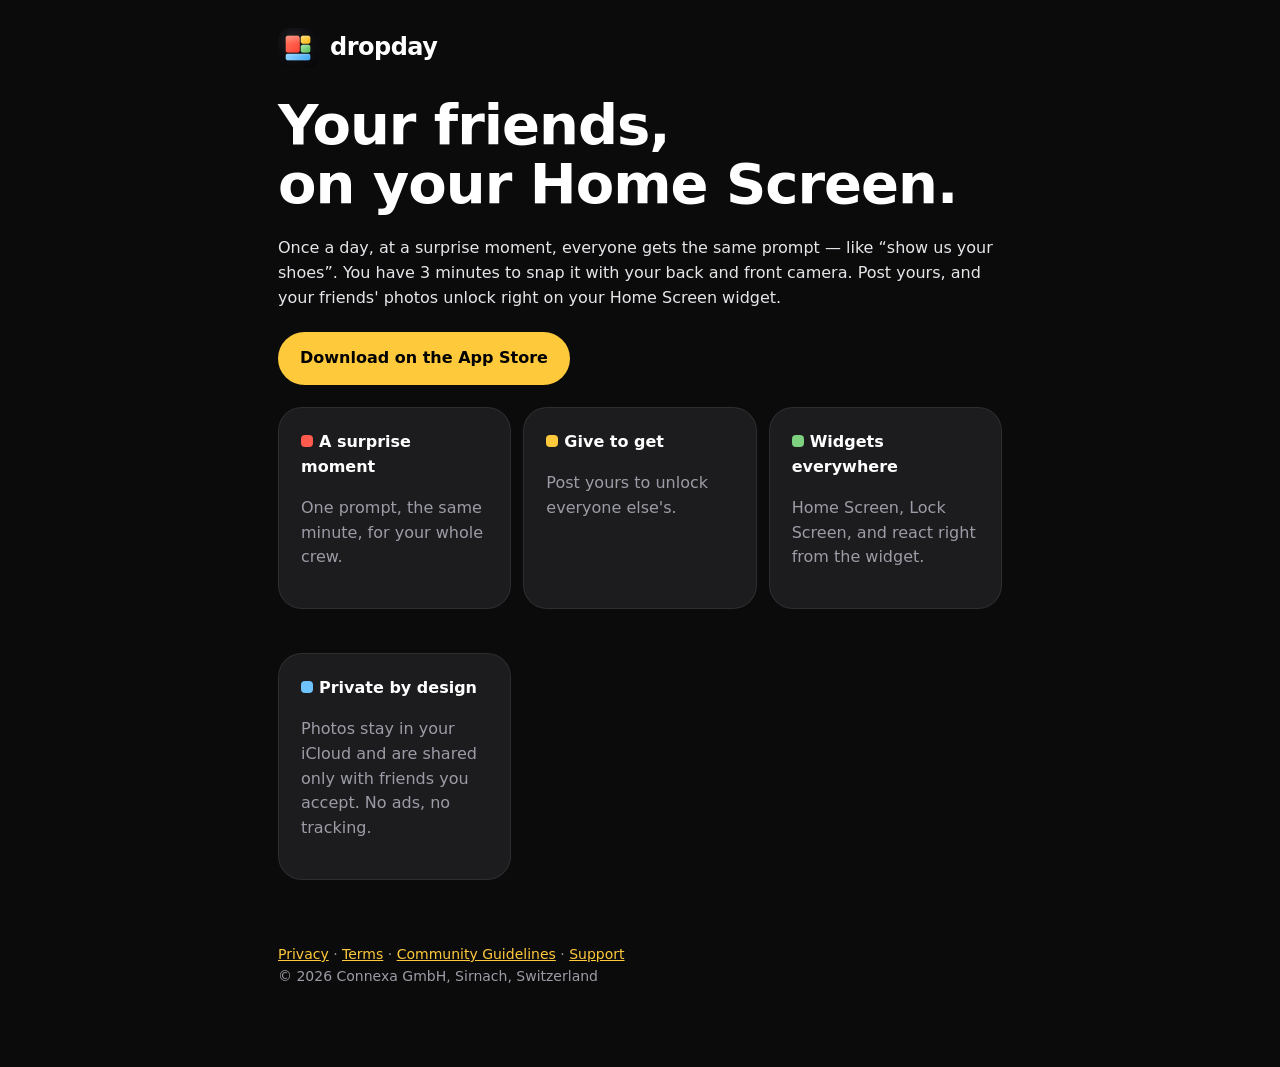
<file: index.html>
<!doctype html><html lang="en"><head><meta charset="utf-8"><meta name="viewport" content="width=device-width,initial-scale=1">
<title>Dropday — your friends on your Home Screen</title>
<meta name="description" content="Dropday is a friends-only photo widget. Once a day at a surprise moment everyone snaps a photo, and it pops up on each other's Home Screen.">
<meta property="og:title" content="Dropday — your friends on your Home Screen"><meta property="og:image" content="https://marco-p-keller.github.io/dropday/icon.png">
<link rel="icon" href="icon-256.png"><link rel="stylesheet" href="style.css"></head><body><div class="wrap">
<header><img src="icon-256.png" alt=""><a href="./">dropday</a></header>
<h1>Your friends,<br>on your Home Screen.</h1>
<p>Once a day, at a surprise moment, everyone gets the same prompt — like “show us your shoes”. You have 3 minutes to snap it with your back and front camera. Post yours, and your friends' photos unlock right on your Home Screen widget.</p>
<a class="btn egg" href="https://apps.apple.com/app/id6829027051">Download on the App Store</a>
<div class="grid">
<div class="card"><span class="dot" style="background:var(--tomato)"></span><b>A surprise moment</b><p class="muted">One prompt, the same minute, for your whole crew.</p></div>
<div class="card"><span class="dot" style="background:var(--egg)"></span><b>Give to get</b><p class="muted">Post yours to unlock everyone else's.</p></div>
<div class="card"><span class="dot" style="background:var(--matcha)"></span><b>Widgets everywhere</b><p class="muted">Home Screen, Lock Screen, and react right from the widget.</p></div>
<div class="card"><span class="dot" style="background:var(--sky)"></span><b>Private by design</b><p class="muted">Photos stay in your iCloud and are shared only with friends you accept. No ads, no tracking.</p></div>
</div>
<footer><a href="privacy.html">Privacy</a> · <a href="terms.html">Terms</a> · <a href="guidelines.html">Community Guidelines</a> · <a href="support.html">Support</a><br>© 2026 Connexa GmbH, Sirnach, Switzerland</footer>
</div></body></html>
</file>
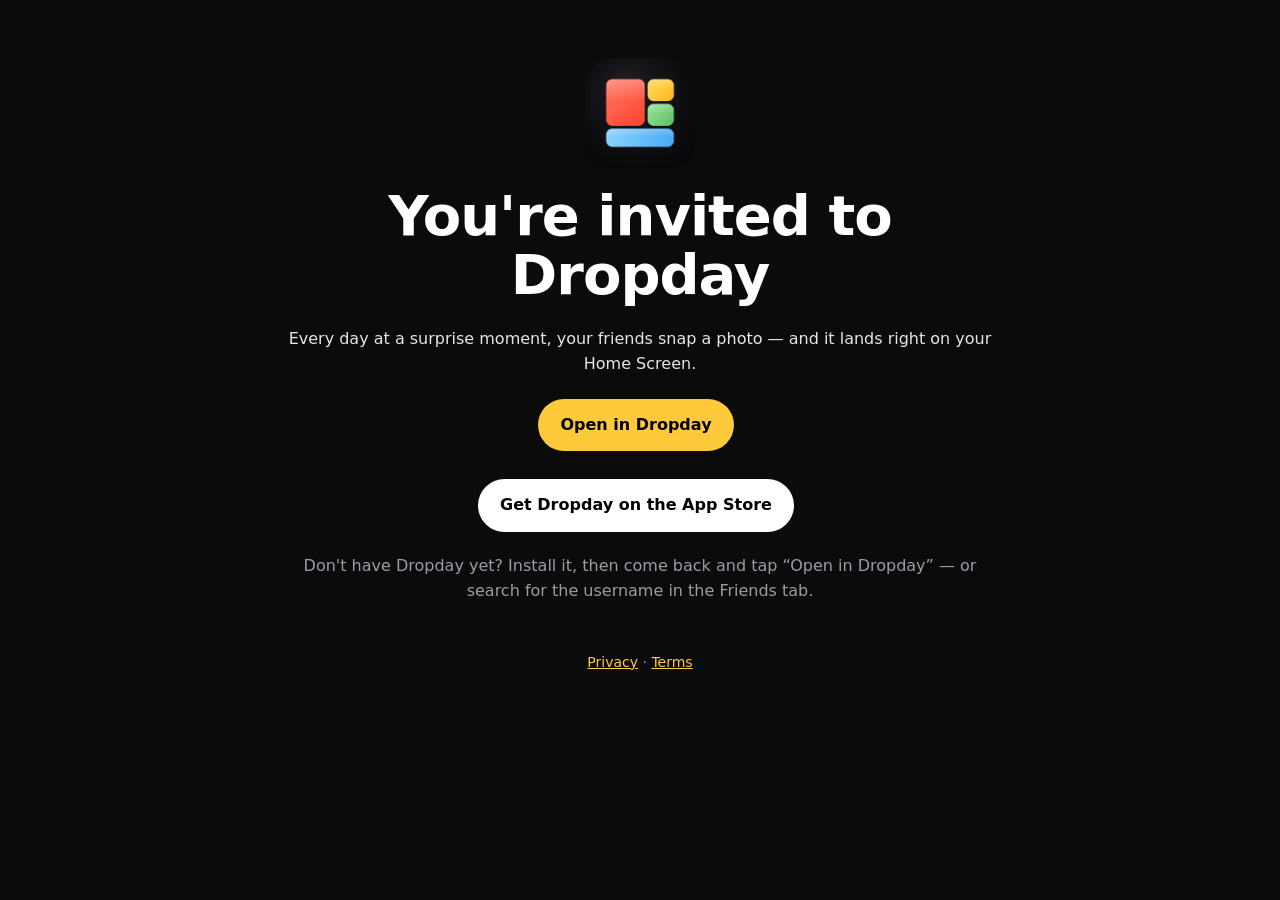
<file: add/index.html>
<!doctype html><html lang="en"><head><meta charset="utf-8"><meta name="viewport" content="width=device-width,initial-scale=1">
<title>Join me on Dropday</title>
<meta name="description" content="You're invited to Dropday — your friends' day, right on your Home Screen.">
<meta property="og:title" content="Join me on Dropday 📸"><meta property="og:description" content="Every day at a surprise moment we all snap a photo, and it pops up on each other's Home Screen.">
<meta property="og:image" content="https://marco-p-keller.github.io/dropday/icon.png">
<link rel="icon" href="../icon-256.png"><link rel="stylesheet" href="../style.css"></head><body><div class="wrap" style="text-align:center">
<img src="../icon-256.png" alt="" style="width:110px;height:110px;border-radius:26px;margin-top:30px">
<h1 id="title">You're invited to Dropday</h1>
<p id="sub">Every day at a surprise moment, your friends snap a photo — and it lands right on your Home Screen.</p>
<p><a class="btn egg" id="open" href="dropday://add">Open in Dropday</a></p>
<p><a class="btn" href="https://apps.apple.com/app/id6829027051">Get Dropday on the App Store</a></p>
<p class="muted" id="hint">Don't have Dropday yet? Install it, then come back and tap “Open in Dropday” — or search for the username in the Friends tab.</p>
<footer><a href="../privacy.html">Privacy</a> · <a href="../terms.html">Terms</a></footer>
</div>
<script>
(function(){
  var u=(new URLSearchParams(location.search).get('u')||'').toLowerCase().replace(/[^a-z0-9._]/g,'').slice(0,20);
  if(!u) return;
  document.getElementById('title').textContent='@'+u+' invited you to Dropday';
  document.getElementById('open').href='dropday://add?u='+encodeURIComponent(u);
  document.getElementById('hint').textContent='Don’t have Dropday yet? Install it, then come back and tap “Open in Dropday” — or add @'+u+' in the Friends tab.';
})();
</script></body></html>
</file>
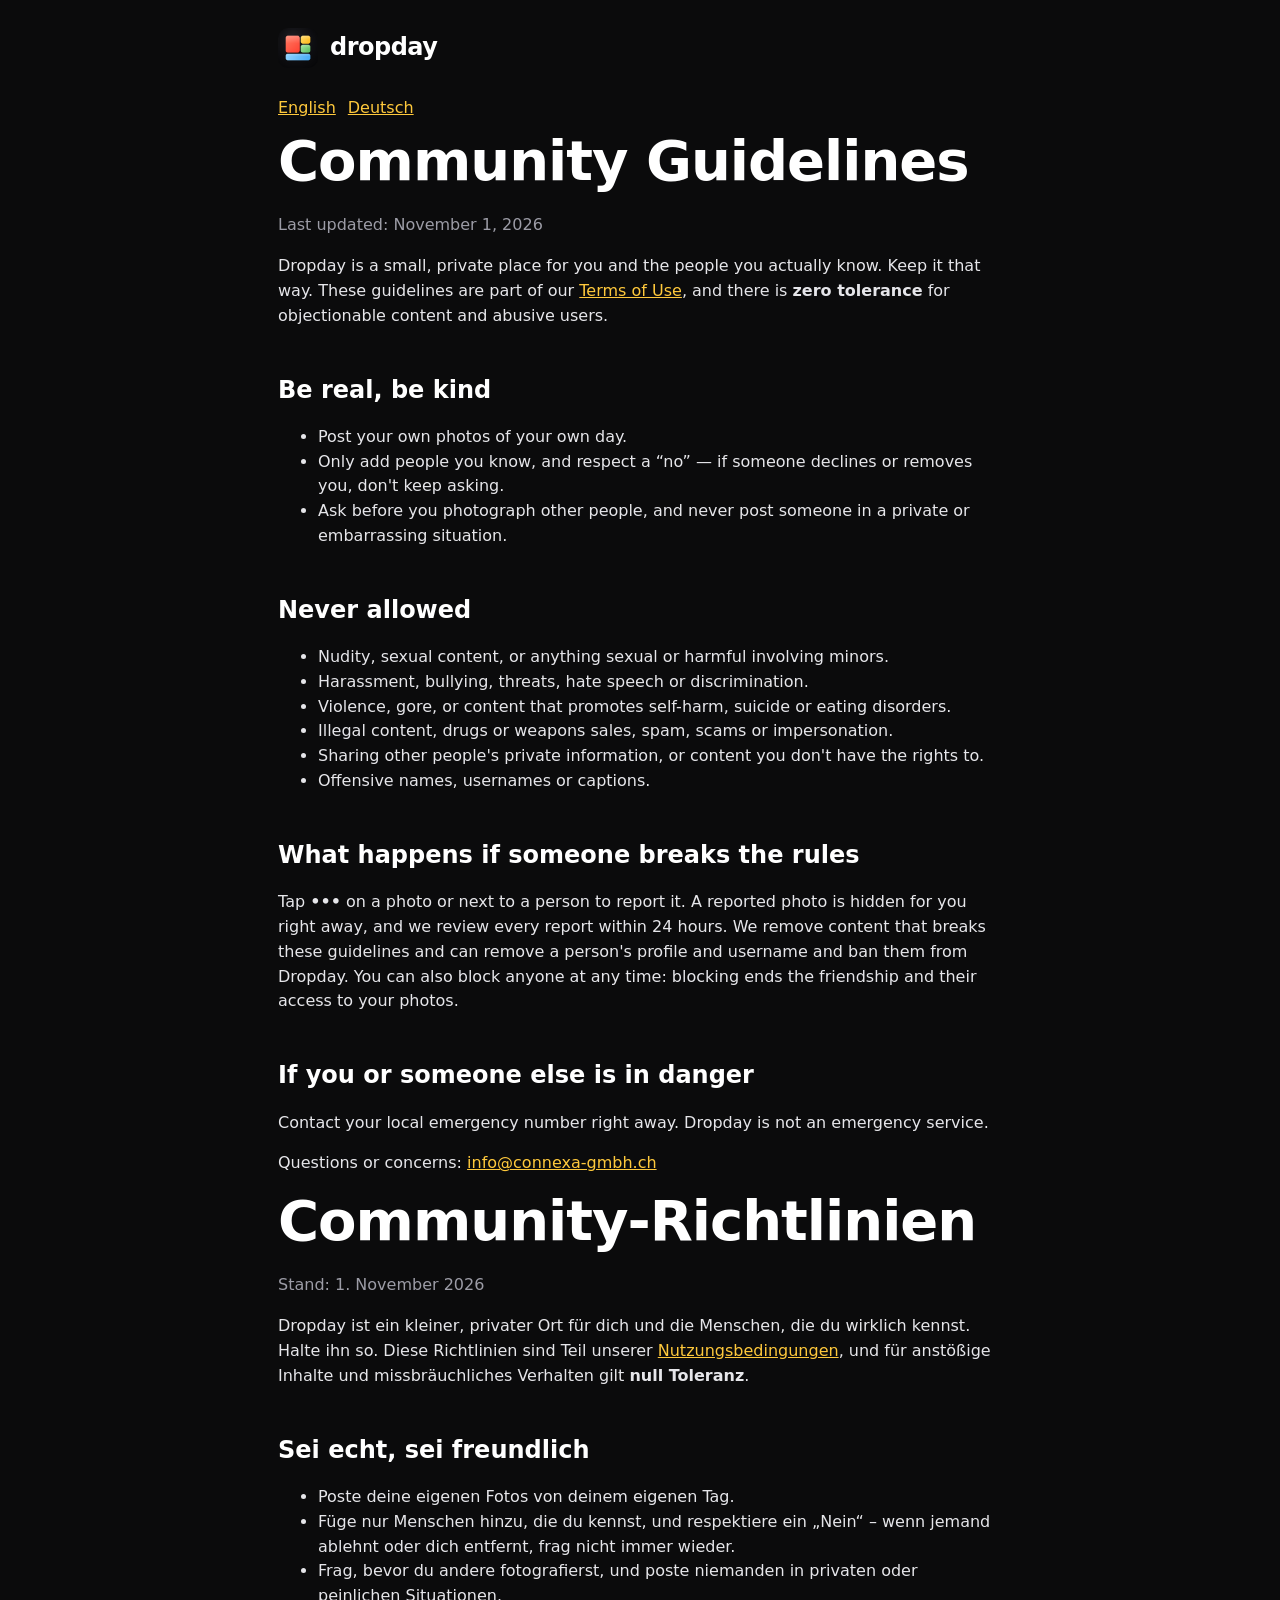
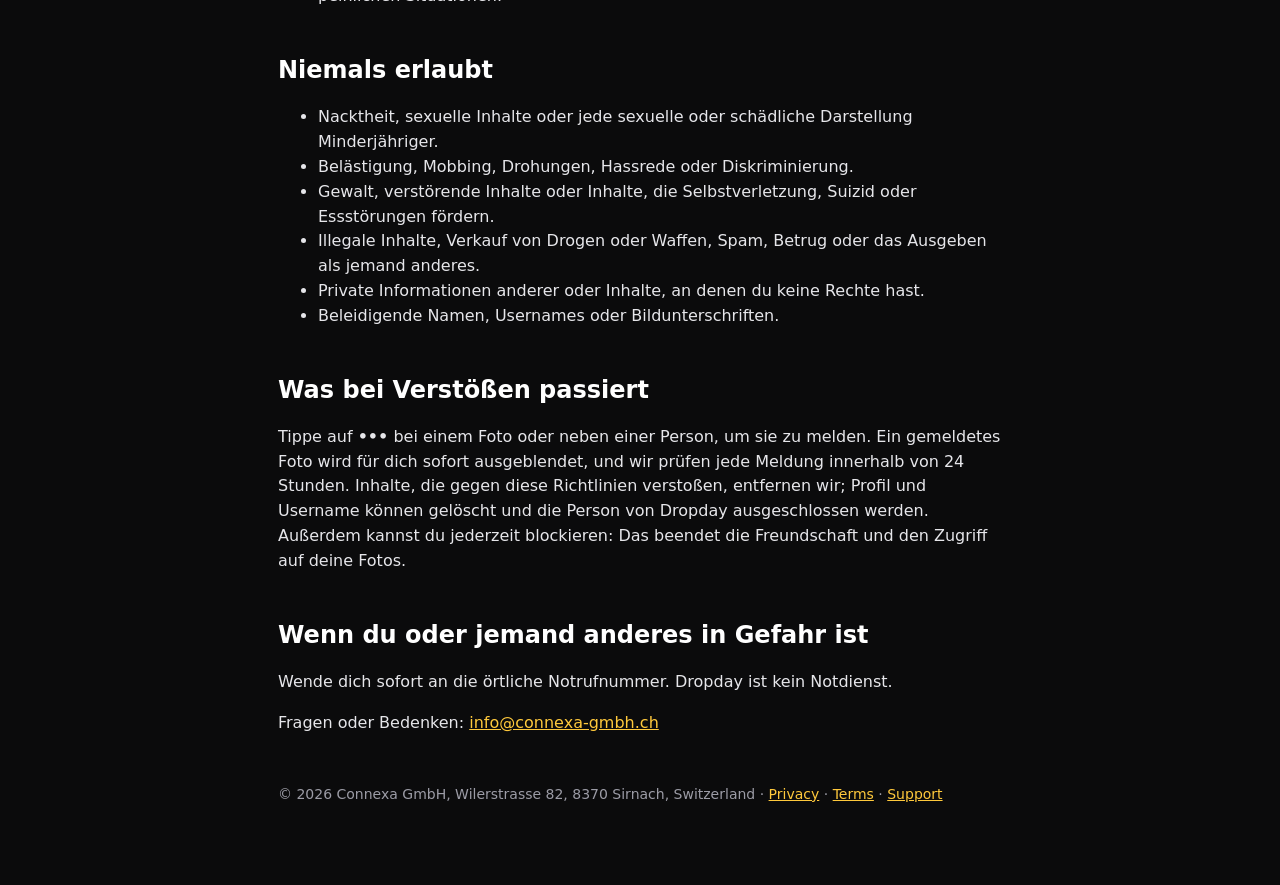
<file: guidelines.html>
<!doctype html><html lang="en"><head><meta charset="utf-8"><meta name="viewport" content="width=device-width,initial-scale=1">
<title>Dropday – Community Guidelines</title><link rel="icon" href="icon-256.png"><link rel="stylesheet" href="style.css"></head><body><div class="wrap">
<header><img src="icon-256.png" alt=""><a href="./">dropday</a></header>
<nav class="lang"><a href="#en">English</a><a href="#de">Deutsch</a></nav>
<h1 id="en">Community Guidelines</h1>
<p class="muted">Last updated: November 1, 2026</p>
<p>Dropday is a small, private place for you and the people you actually know. Keep it that way. These guidelines are part of our <a href="terms.html">Terms of Use</a>, and there is <b>zero tolerance</b> for objectionable content and abusive users.</p>

<h2>Be real, be kind</h2>
<ul>
<li>Post your own photos of your own day.</li>
<li>Only add people you know, and respect a “no” — if someone declines or removes you, don't keep asking.</li>
<li>Ask before you photograph other people, and never post someone in a private or embarrassing situation.</li>
</ul>

<h2>Never allowed</h2>
<ul>
<li>Nudity, sexual content, or anything sexual or harmful involving minors.</li>
<li>Harassment, bullying, threats, hate speech or discrimination.</li>
<li>Violence, gore, or content that promotes self-harm, suicide or eating disorders.</li>
<li>Illegal content, drugs or weapons sales, spam, scams or impersonation.</li>
<li>Sharing other people's private information, or content you don't have the rights to.</li>
<li>Offensive names, usernames or captions.</li>
</ul>

<h2>What happens if someone breaks the rules</h2>
<p>Tap <b>•••</b> on a photo or next to a person to report it. A reported photo is hidden for you right away, and we review every report within 24 hours. We remove content that breaks these guidelines and can remove a person's profile and username and ban them from Dropday. You can also block anyone at any time: blocking ends the friendship and their access to your photos.</p>

<h2>If you or someone else is in danger</h2>
<p>Contact your local emergency number right away. Dropday is not an emergency service.</p>

<p>Questions or concerns: <a href="mailto:info@connexa-gmbh.ch">info@connexa-gmbh.ch</a></p>

<h1 id="de">Community-Richtlinien</h1>
<p class="muted">Stand: 1. November 2026</p>
<p>Dropday ist ein kleiner, privater Ort für dich und die Menschen, die du wirklich kennst. Halte ihn so. Diese Richtlinien sind Teil unserer <a href="terms.html">Nutzungsbedingungen</a>, und für anstößige Inhalte und missbräuchliches Verhalten gilt <b>null Toleranz</b>.</p>

<h2>Sei echt, sei freundlich</h2>
<ul>
<li>Poste deine eigenen Fotos von deinem eigenen Tag.</li>
<li>Füge nur Menschen hinzu, die du kennst, und respektiere ein „Nein“ – wenn jemand ablehnt oder dich entfernt, frag nicht immer wieder.</li>
<li>Frag, bevor du andere fotografierst, und poste niemanden in privaten oder peinlichen Situationen.</li>
</ul>

<h2>Niemals erlaubt</h2>
<ul>
<li>Nacktheit, sexuelle Inhalte oder jede sexuelle oder schädliche Darstellung Minderjähriger.</li>
<li>Belästigung, Mobbing, Drohungen, Hassrede oder Diskriminierung.</li>
<li>Gewalt, verstörende Inhalte oder Inhalte, die Selbstverletzung, Suizid oder Essstörungen fördern.</li>
<li>Illegale Inhalte, Verkauf von Drogen oder Waffen, Spam, Betrug oder das Ausgeben als jemand anderes.</li>
<li>Private Informationen anderer oder Inhalte, an denen du keine Rechte hast.</li>
<li>Beleidigende Namen, Usernames oder Bildunterschriften.</li>
</ul>

<h2>Was bei Verstößen passiert</h2>
<p>Tippe auf <b>•••</b> bei einem Foto oder neben einer Person, um sie zu melden. Ein gemeldetes Foto wird für dich sofort ausgeblendet, und wir prüfen jede Meldung innerhalb von 24 Stunden. Inhalte, die gegen diese Richtlinien verstoßen, entfernen wir; Profil und Username können gelöscht und die Person von Dropday ausgeschlossen werden. Außerdem kannst du jederzeit blockieren: Das beendet die Freundschaft und den Zugriff auf deine Fotos.</p>

<h2>Wenn du oder jemand anderes in Gefahr ist</h2>
<p>Wende dich sofort an die örtliche Notrufnummer. Dropday ist kein Notdienst.</p>

<p>Fragen oder Bedenken: <a href="mailto:info@connexa-gmbh.ch">info@connexa-gmbh.ch</a></p>

<footer>© 2026 Connexa GmbH, Wilerstrasse 82, 8370 Sirnach, Switzerland · <a href="privacy.html">Privacy</a> · <a href="terms.html">Terms</a> · <a href="support.html">Support</a></footer>
</div></body></html>
</file>
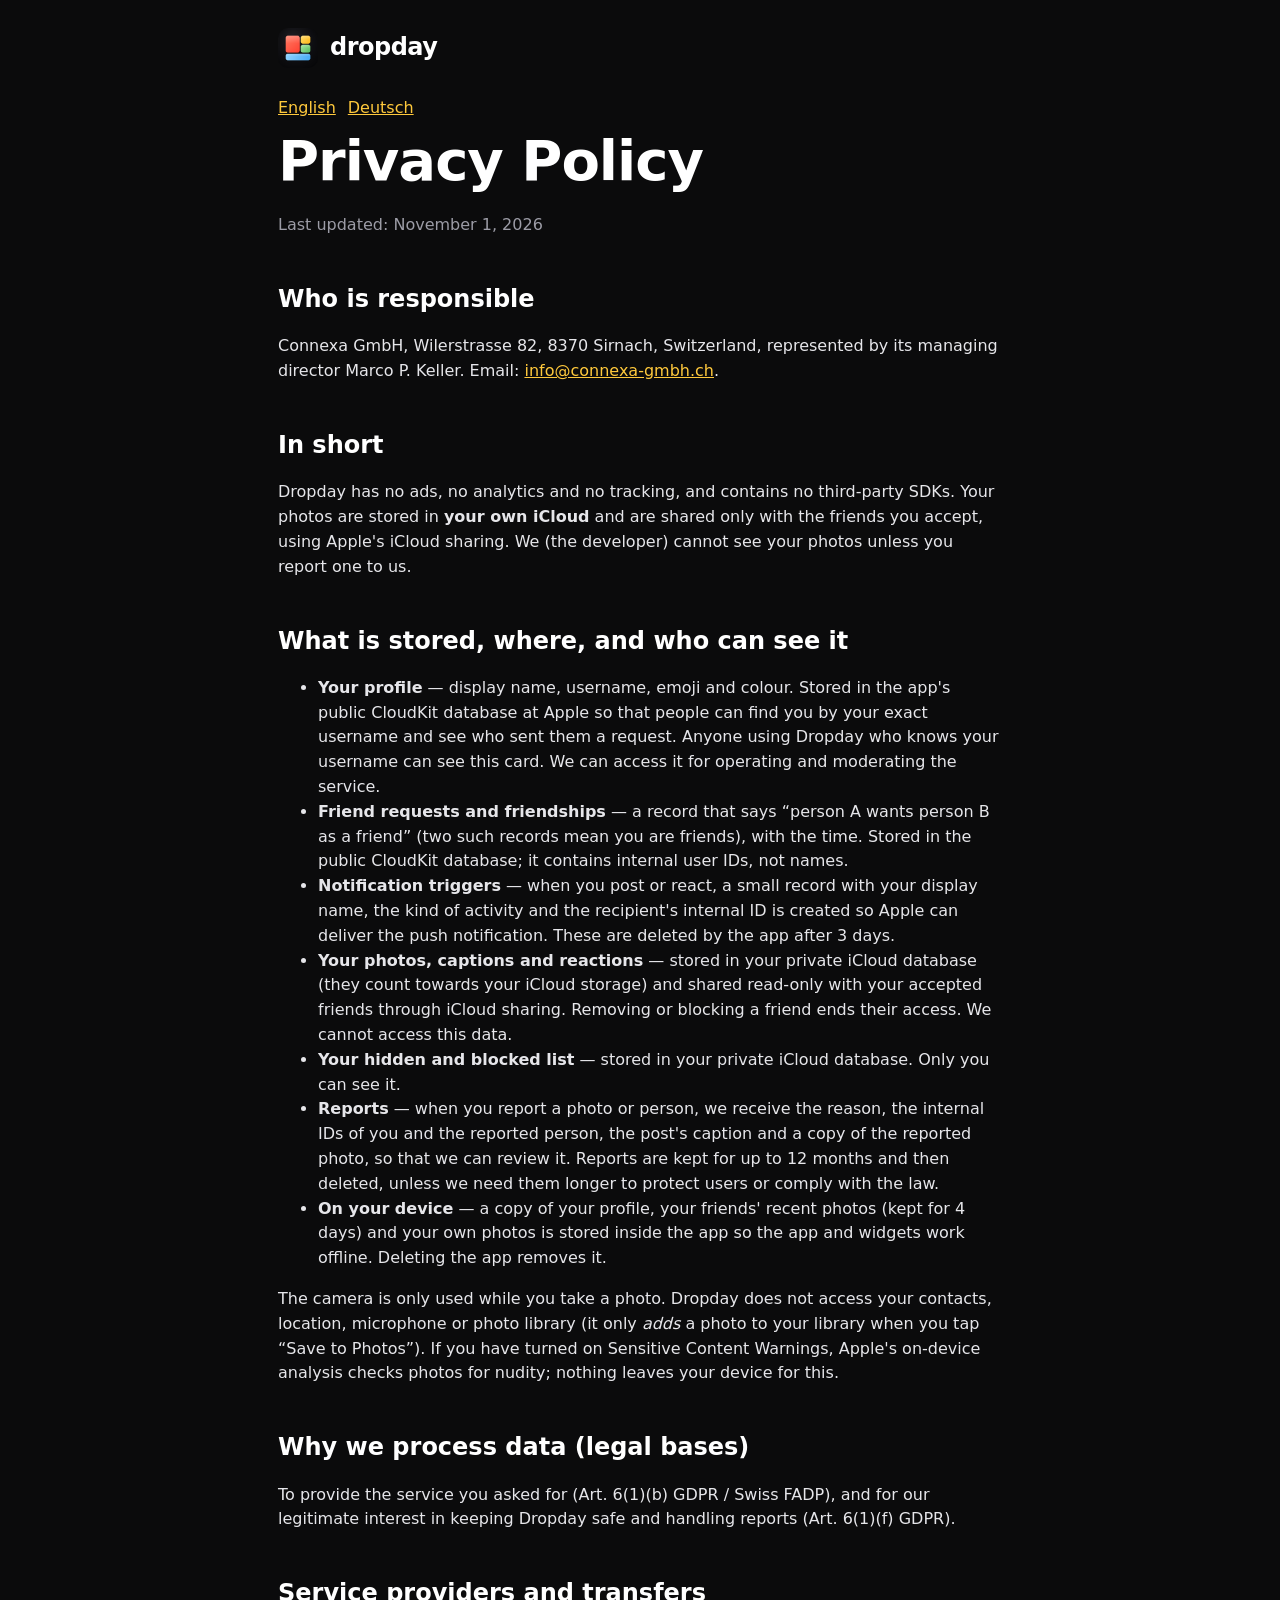
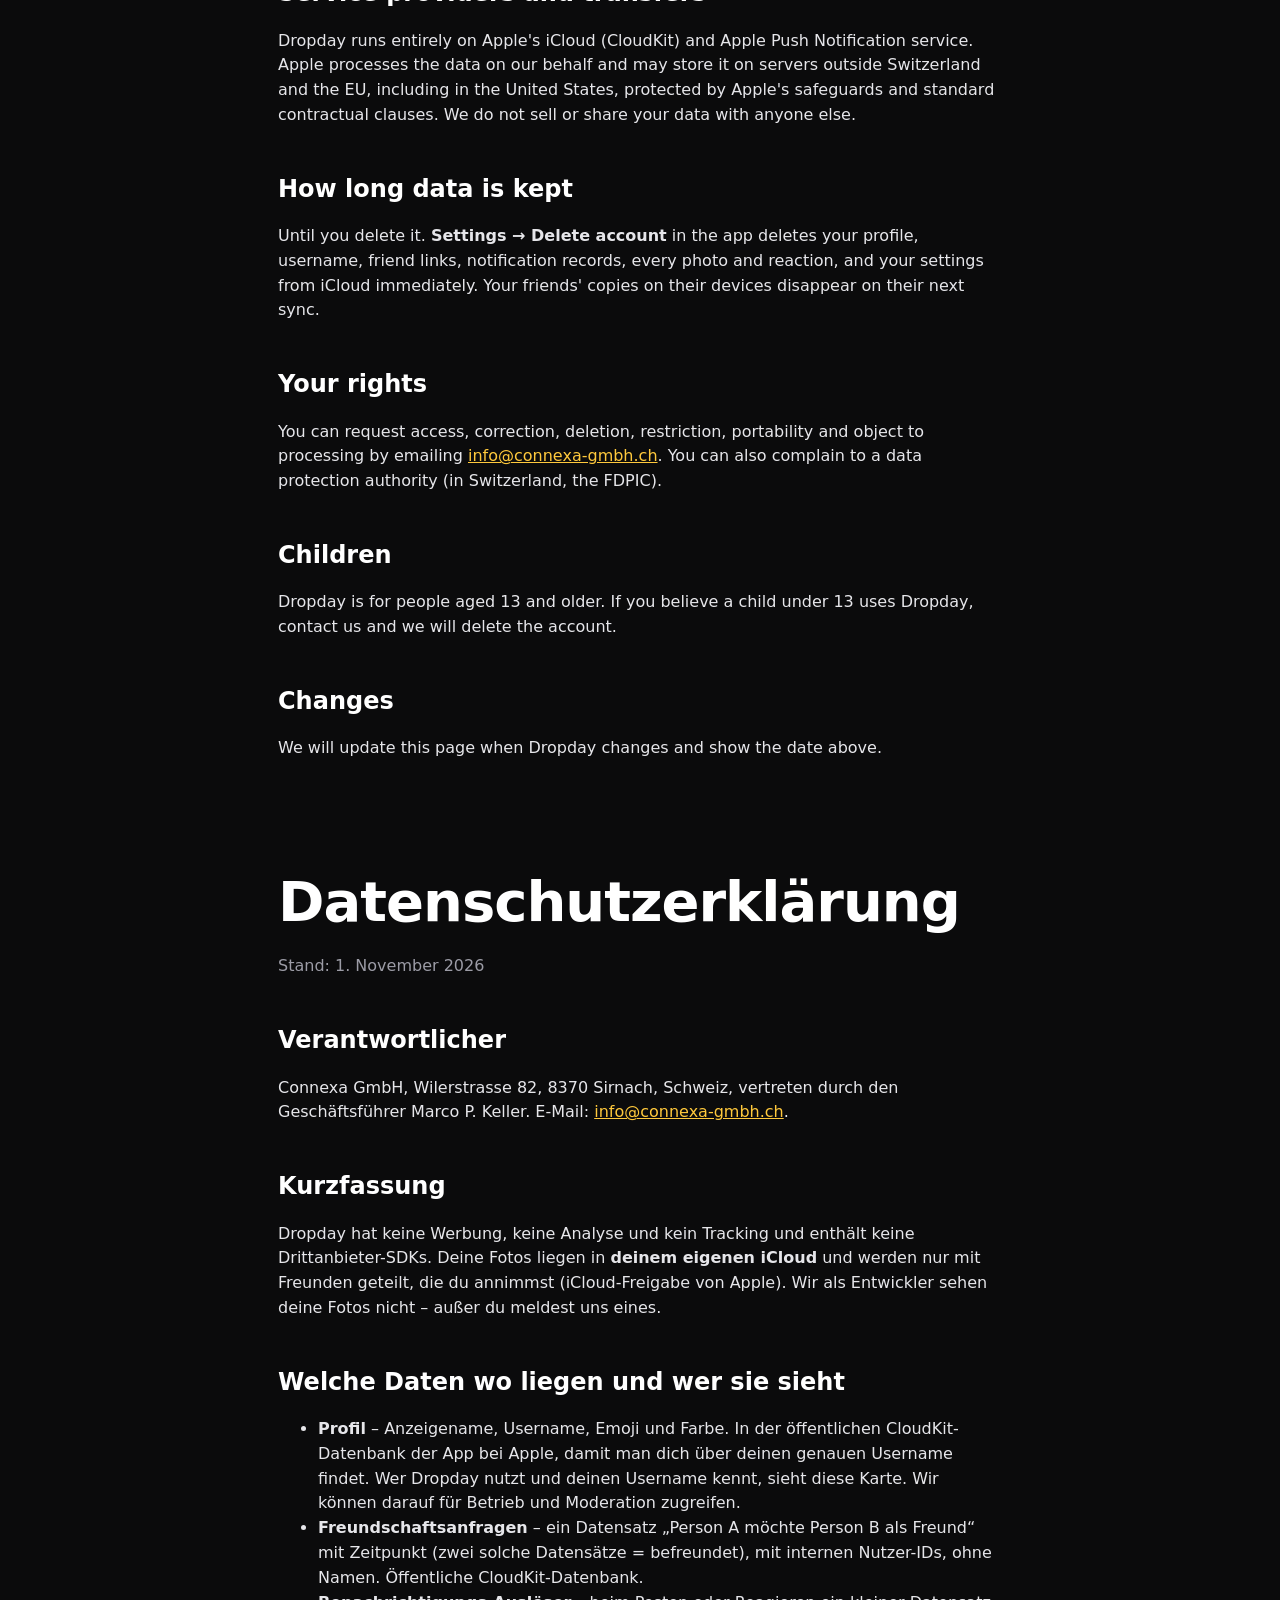
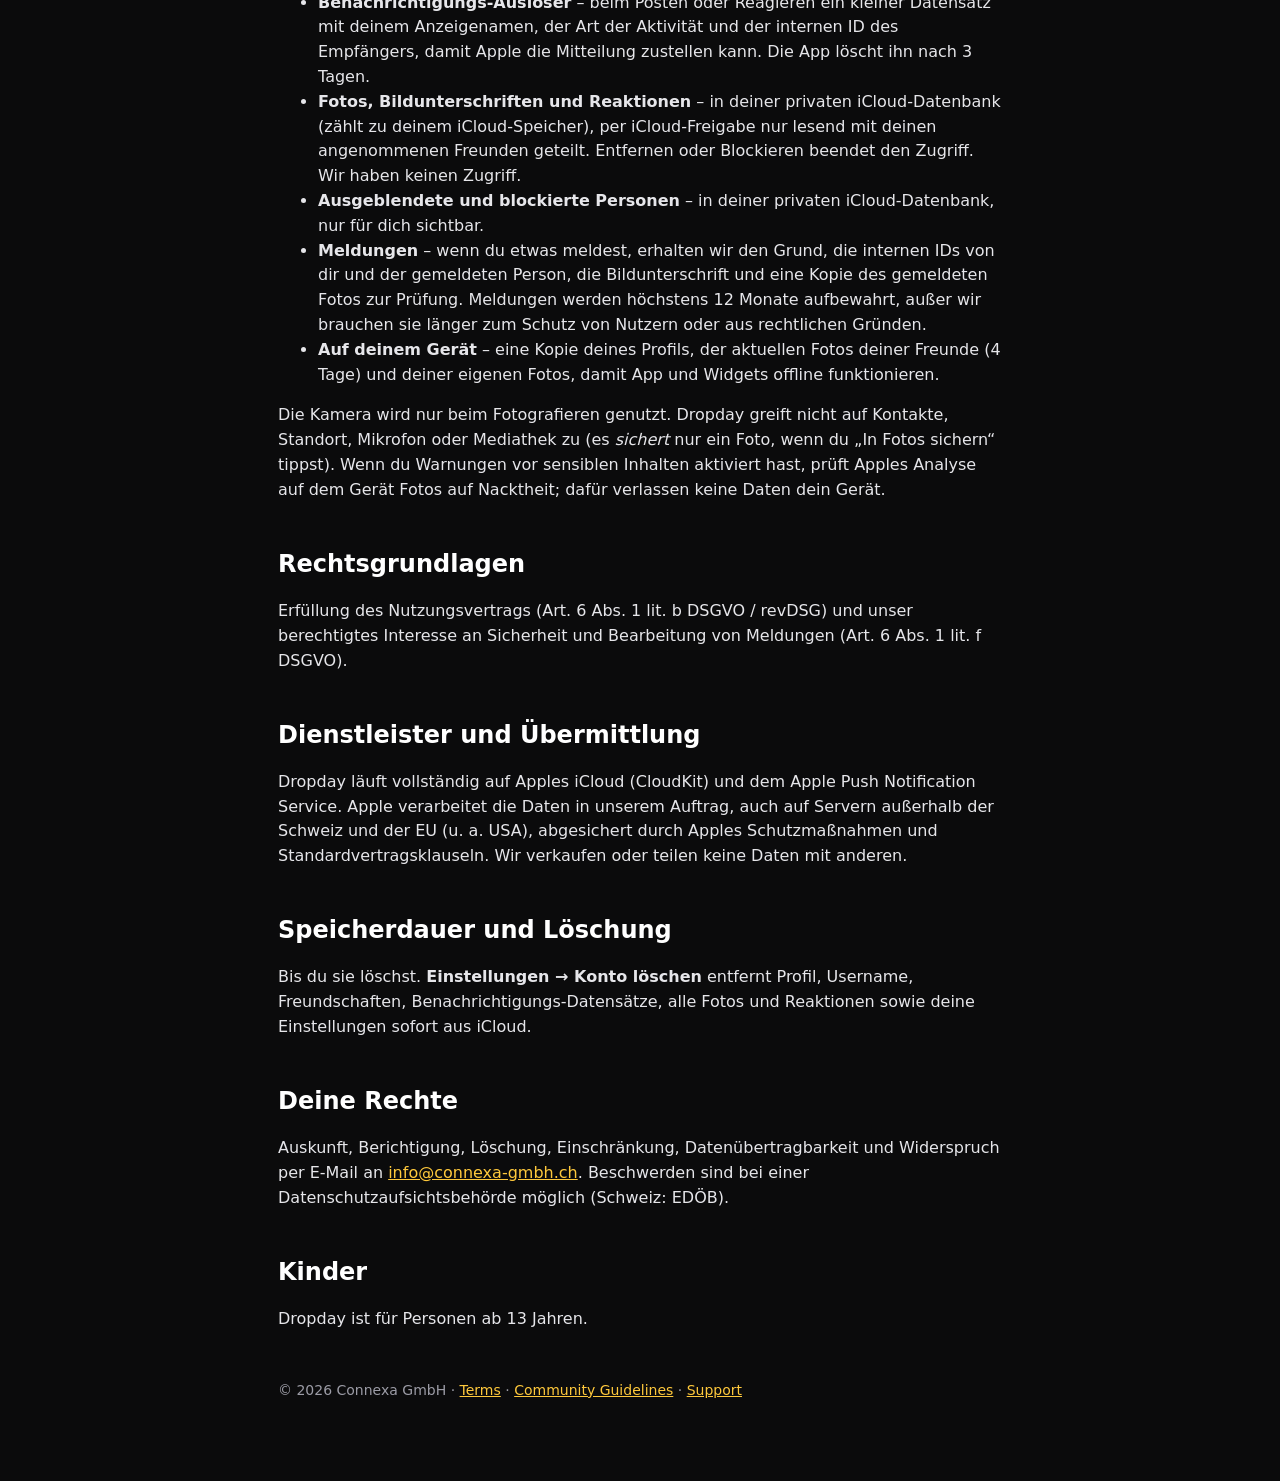
<file: privacy.html>
<!doctype html><html lang="en"><head><meta charset="utf-8"><meta name="viewport" content="width=device-width,initial-scale=1">
<title>Dropday – Privacy Policy</title><link rel="icon" href="icon-256.png"><link rel="stylesheet" href="style.css"></head><body><div class="wrap">
<header><img src="icon-256.png" alt=""><a href="./">dropday</a></header>
<nav class="lang"><a href="#en">English</a><a href="#de">Deutsch</a></nav>
<h1 id="en">Privacy Policy</h1>
<p class="muted">Last updated: November 1, 2026</p>
<h2>Who is responsible</h2>
<p>Connexa GmbH, Wilerstrasse 82, 8370 Sirnach, Switzerland, represented by its managing director Marco P. Keller. Email: <a href="mailto:info@connexa-gmbh.ch">info@connexa-gmbh.ch</a>.</p>
<h2>In short</h2>
<p>Dropday has no ads, no analytics and no tracking, and contains no third-party SDKs. Your photos are stored in <b>your own iCloud</b> and are shared only with the friends you accept, using Apple's iCloud sharing. We (the developer) cannot see your photos unless you report one to us.</p>
<h2>What is stored, where, and who can see it</h2>
<ul>
<li><b>Your profile</b> — display name, username, emoji and colour. Stored in the app's public CloudKit database at Apple so that people can find you by your exact username and see who sent them a request. Anyone using Dropday who knows your username can see this card. We can access it for operating and moderating the service.</li>
<li><b>Friend requests and friendships</b> — a record that says “person A wants person B as a friend” (two such records mean you are friends), with the time. Stored in the public CloudKit database; it contains internal user IDs, not names.</li>
<li><b>Notification triggers</b> — when you post or react, a small record with your display name, the kind of activity and the recipient's internal ID is created so Apple can deliver the push notification. These are deleted by the app after 3 days.</li>
<li><b>Your photos, captions and reactions</b> — stored in your private iCloud database (they count towards your iCloud storage) and shared read-only with your accepted friends through iCloud sharing. Removing or blocking a friend ends their access. We cannot access this data.</li>
<li><b>Your hidden and blocked list</b> — stored in your private iCloud database. Only you can see it.</li>
<li><b>Reports</b> — when you report a photo or person, we receive the reason, the internal IDs of you and the reported person, the post's caption and a copy of the reported photo, so that we can review it. Reports are kept for up to 12 months and then deleted, unless we need them longer to protect users or comply with the law.</li>
<li><b>On your device</b> — a copy of your profile, your friends' recent photos (kept for 4 days) and your own photos is stored inside the app so the app and widgets work offline. Deleting the app removes it.</li>
</ul>
<p>The camera is only used while you take a photo. Dropday does not access your contacts, location, microphone or photo library (it only <i>adds</i> a photo to your library when you tap “Save to Photos”). If you have turned on Sensitive Content Warnings, Apple's on-device analysis checks photos for nudity; nothing leaves your device for this.</p>
<h2>Why we process data (legal bases)</h2>
<p>To provide the service you asked for (Art. 6(1)(b) GDPR / Swiss FADP), and for our legitimate interest in keeping Dropday safe and handling reports (Art. 6(1)(f) GDPR).</p>
<h2>Service providers and transfers</h2>
<p>Dropday runs entirely on Apple's iCloud (CloudKit) and Apple Push Notification service. Apple processes the data on our behalf and may store it on servers outside Switzerland and the EU, including in the United States, protected by Apple's safeguards and standard contractual clauses. We do not sell or share your data with anyone else.</p>
<h2>How long data is kept</h2>
<p>Until you delete it. <b>Settings → Delete account</b> in the app deletes your profile, username, friend links, notification records, every photo and reaction, and your settings from iCloud immediately. Your friends' copies on their devices disappear on their next sync.</p>
<h2>Your rights</h2>
<p>You can request access, correction, deletion, restriction, portability and object to processing by emailing <a href="mailto:info@connexa-gmbh.ch">info@connexa-gmbh.ch</a>. You can also complain to a data protection authority (in Switzerland, the FDPIC).</p>
<h2>Children</h2>
<p>Dropday is for people aged 13 and older. If you believe a child under 13 uses Dropday, contact us and we will delete the account.</p>
<h2>Changes</h2>
<p>We will update this page when Dropday changes and show the date above.</p>

<h1 id="de" style="margin-top:2em">Datenschutzerklärung</h1>
<p class="muted">Stand: 1. November 2026</p>
<h2>Verantwortlicher</h2>
<p>Connexa GmbH, Wilerstrasse 82, 8370 Sirnach, Schweiz, vertreten durch den Geschäftsführer Marco P. Keller. E-Mail: <a href="mailto:info@connexa-gmbh.ch">info@connexa-gmbh.ch</a>.</p>
<h2>Kurzfassung</h2>
<p>Dropday hat keine Werbung, keine Analyse und kein Tracking und enthält keine Drittanbieter-SDKs. Deine Fotos liegen in <b>deinem eigenen iCloud</b> und werden nur mit Freunden geteilt, die du annimmst (iCloud-Freigabe von Apple). Wir als Entwickler sehen deine Fotos nicht – außer du meldest uns eines.</p>
<h2>Welche Daten wo liegen und wer sie sieht</h2>
<ul>
<li><b>Profil</b> – Anzeigename, Username, Emoji und Farbe. In der öffentlichen CloudKit-Datenbank der App bei Apple, damit man dich über deinen genauen Username findet. Wer Dropday nutzt und deinen Username kennt, sieht diese Karte. Wir können darauf für Betrieb und Moderation zugreifen.</li>
<li><b>Freundschaftsanfragen</b> – ein Datensatz „Person A möchte Person B als Freund“ mit Zeitpunkt (zwei solche Datensätze = befreundet), mit internen Nutzer-IDs, ohne Namen. Öffentliche CloudKit-Datenbank.</li>
<li><b>Benachrichtigungs-Auslöser</b> – beim Posten oder Reagieren ein kleiner Datensatz mit deinem Anzeigenamen, der Art der Aktivität und der internen ID des Empfängers, damit Apple die Mitteilung zustellen kann. Die App löscht ihn nach 3 Tagen.</li>
<li><b>Fotos, Bildunterschriften und Reaktionen</b> – in deiner privaten iCloud-Datenbank (zählt zu deinem iCloud-Speicher), per iCloud-Freigabe nur lesend mit deinen angenommenen Freunden geteilt. Entfernen oder Blockieren beendet den Zugriff. Wir haben keinen Zugriff.</li>
<li><b>Ausgeblendete und blockierte Personen</b> – in deiner privaten iCloud-Datenbank, nur für dich sichtbar.</li>
<li><b>Meldungen</b> – wenn du etwas meldest, erhalten wir den Grund, die internen IDs von dir und der gemeldeten Person, die Bildunterschrift und eine Kopie des gemeldeten Fotos zur Prüfung. Meldungen werden höchstens 12 Monate aufbewahrt, außer wir brauchen sie länger zum Schutz von Nutzern oder aus rechtlichen Gründen.</li>
<li><b>Auf deinem Gerät</b> – eine Kopie deines Profils, der aktuellen Fotos deiner Freunde (4 Tage) und deiner eigenen Fotos, damit App und Widgets offline funktionieren.</li>
</ul>
<p>Die Kamera wird nur beim Fotografieren genutzt. Dropday greift nicht auf Kontakte, Standort, Mikrofon oder Mediathek zu (es <i>sichert</i> nur ein Foto, wenn du „In Fotos sichern“ tippst). Wenn du Warnungen vor sensiblen Inhalten aktiviert hast, prüft Apples Analyse auf dem Gerät Fotos auf Nacktheit; dafür verlassen keine Daten dein Gerät.</p>
<h2>Rechtsgrundlagen</h2>
<p>Erfüllung des Nutzungsvertrags (Art. 6 Abs. 1 lit. b DSGVO / revDSG) und unser berechtigtes Interesse an Sicherheit und Bearbeitung von Meldungen (Art. 6 Abs. 1 lit. f DSGVO).</p>
<h2>Dienstleister und Übermittlung</h2>
<p>Dropday läuft vollständig auf Apples iCloud (CloudKit) und dem Apple Push Notification Service. Apple verarbeitet die Daten in unserem Auftrag, auch auf Servern außerhalb der Schweiz und der EU (u. a. USA), abgesichert durch Apples Schutzmaßnahmen und Standardvertragsklauseln. Wir verkaufen oder teilen keine Daten mit anderen.</p>
<h2>Speicherdauer und Löschung</h2>
<p>Bis du sie löschst. <b>Einstellungen → Konto löschen</b> entfernt Profil, Username, Freundschaften, Benachrichtigungs-Datensätze, alle Fotos und Reaktionen sowie deine Einstellungen sofort aus iCloud.</p>
<h2>Deine Rechte</h2>
<p>Auskunft, Berichtigung, Löschung, Einschränkung, Datenübertragbarkeit und Widerspruch per E-Mail an <a href="mailto:info@connexa-gmbh.ch">info@connexa-gmbh.ch</a>. Beschwerden sind bei einer Datenschutzaufsichtsbehörde möglich (Schweiz: EDÖB).</p>
<h2>Kinder</h2>
<p>Dropday ist für Personen ab 13 Jahren.</p>
<footer>© 2026 Connexa GmbH · <a href="terms.html">Terms</a> · <a href="guidelines.html">Community Guidelines</a> · <a href="support.html">Support</a></footer>
</div></body></html>
</file>
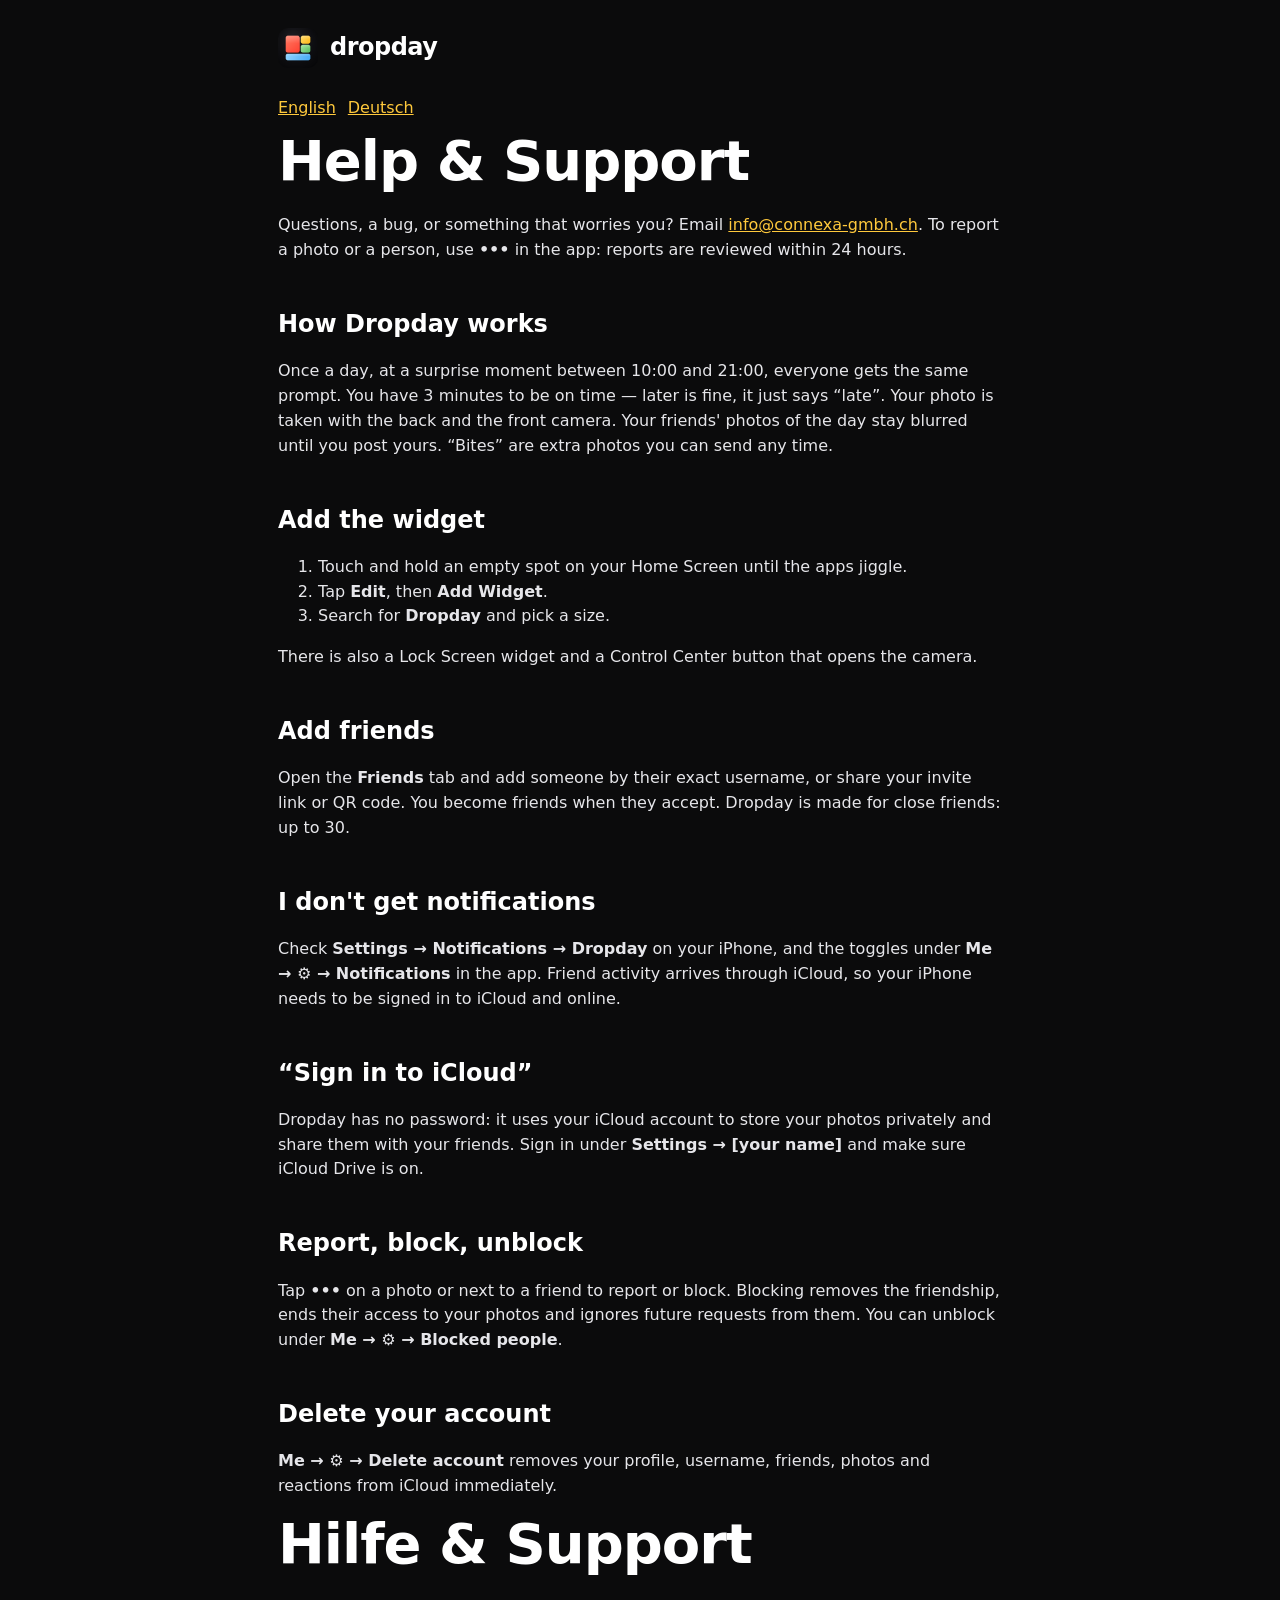
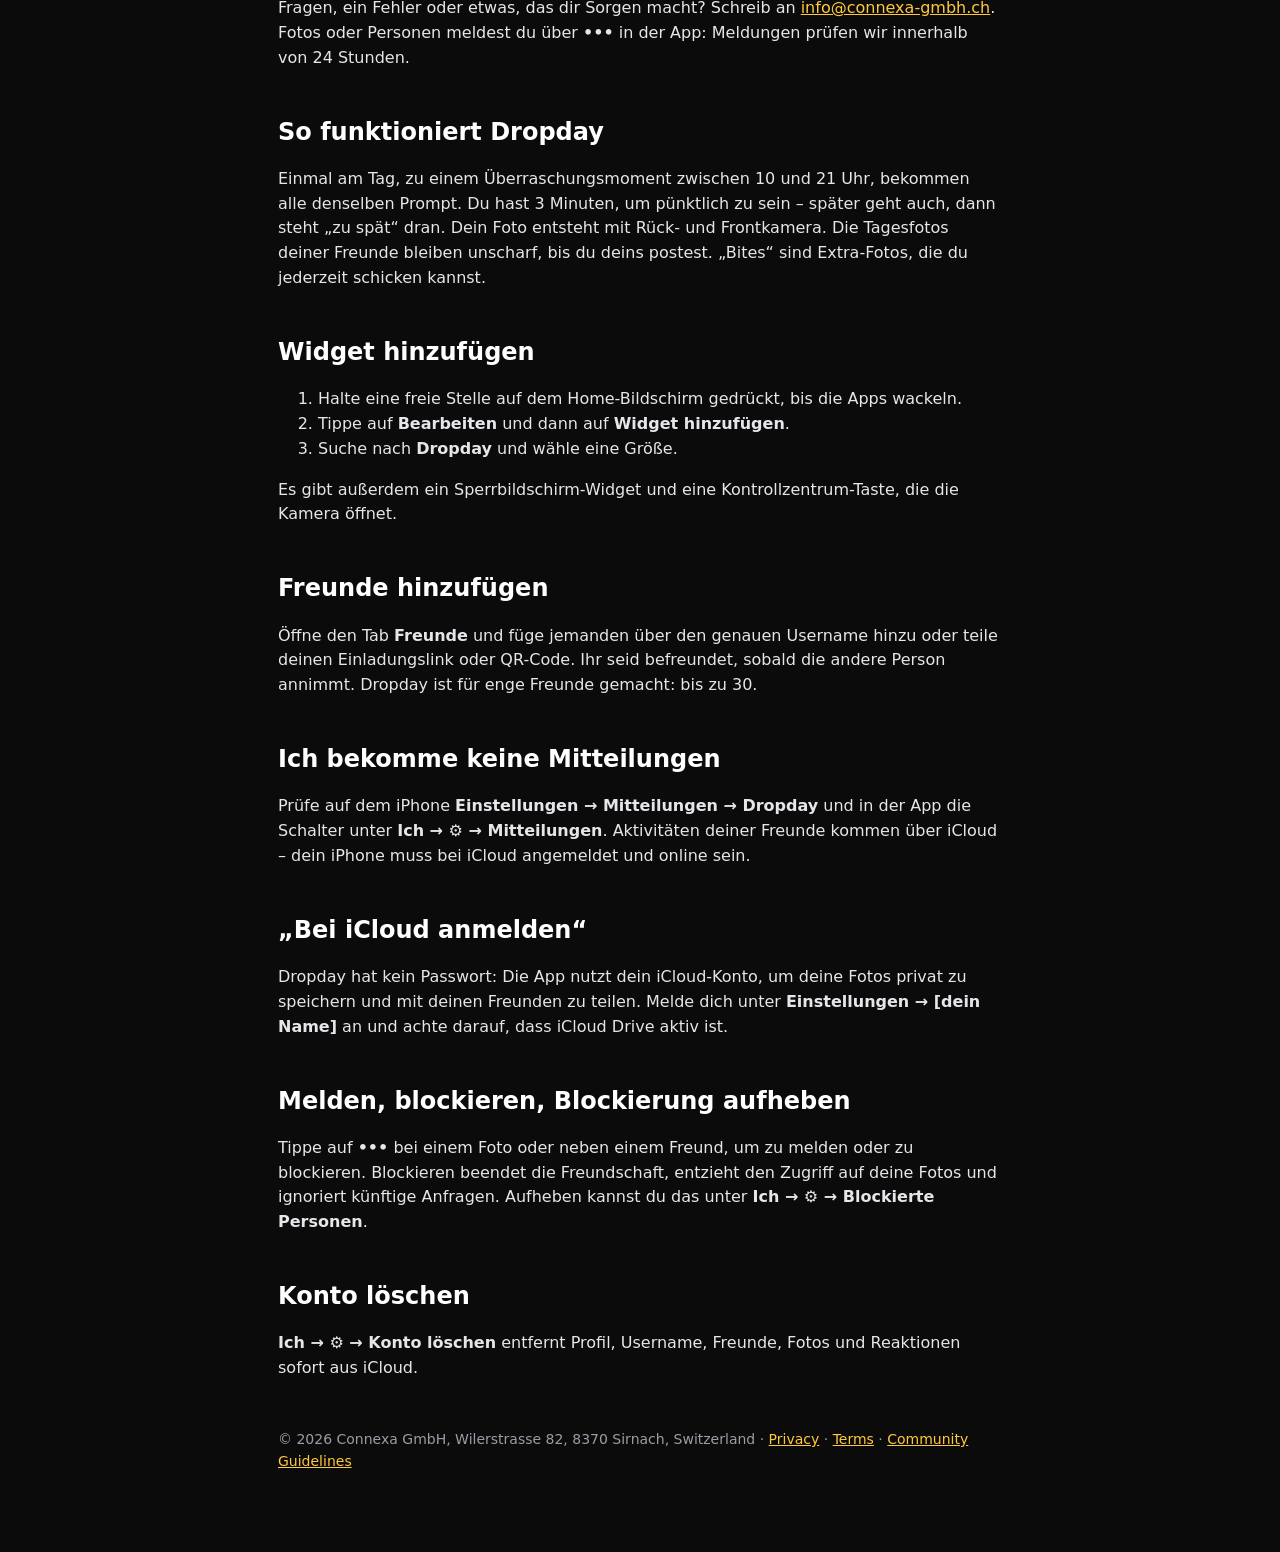
<file: support.html>
<!doctype html><html lang="en"><head><meta charset="utf-8"><meta name="viewport" content="width=device-width,initial-scale=1">
<title>Dropday – Help &amp; Support</title><link rel="icon" href="icon-256.png"><link rel="stylesheet" href="style.css"></head><body><div class="wrap">
<header><img src="icon-256.png" alt=""><a href="./">dropday</a></header>
<nav class="lang"><a href="#en">English</a><a href="#de">Deutsch</a></nav>
<h1 id="en">Help &amp; Support</h1>
<p>Questions, a bug, or something that worries you? Email <a href="mailto:info@connexa-gmbh.ch">info@connexa-gmbh.ch</a>. To report a photo or a person, use <b>•••</b> in the app: reports are reviewed within 24 hours.</p>

<h2>How Dropday works</h2>
<p>Once a day, at a surprise moment between 10:00 and 21:00, everyone gets the same prompt. You have 3 minutes to be on time — later is fine, it just says “late”. Your photo is taken with the back and the front camera. Your friends' photos of the day stay blurred until you post yours. “Bites” are extra photos you can send any time.</p>

<h2>Add the widget</h2>
<ol>
<li>Touch and hold an empty spot on your Home Screen until the apps jiggle.</li>
<li>Tap <b>Edit</b>, then <b>Add Widget</b>.</li>
<li>Search for <b>Dropday</b> and pick a size.</li>
</ol>
<p>There is also a Lock Screen widget and a Control Center button that opens the camera.</p>

<h2>Add friends</h2>
<p>Open the <b>Friends</b> tab and add someone by their exact username, or share your invite link or QR code. You become friends when they accept. Dropday is made for close friends: up to 30.</p>

<h2>I don't get notifications</h2>
<p>Check <b>Settings → Notifications → Dropday</b> on your iPhone, and the toggles under <b>Me → ⚙︎ → Notifications</b> in the app. Friend activity arrives through iCloud, so your iPhone needs to be signed in to iCloud and online.</p>

<h2>“Sign in to iCloud”</h2>
<p>Dropday has no password: it uses your iCloud account to store your photos privately and share them with your friends. Sign in under <b>Settings → [your name]</b> and make sure iCloud Drive is on.</p>

<h2>Report, block, unblock</h2>
<p>Tap <b>•••</b> on a photo or next to a friend to report or block. Blocking removes the friendship, ends their access to your photos and ignores future requests from them. You can unblock under <b>Me → ⚙︎ → Blocked people</b>.</p>

<h2>Delete your account</h2>
<p><b>Me → ⚙︎ → Delete account</b> removes your profile, username, friends, photos and reactions from iCloud immediately.</p>

<h1 id="de">Hilfe &amp; Support</h1>
<p>Fragen, ein Fehler oder etwas, das dir Sorgen macht? Schreib an <a href="mailto:info@connexa-gmbh.ch">info@connexa-gmbh.ch</a>. Fotos oder Personen meldest du über <b>•••</b> in der App: Meldungen prüfen wir innerhalb von 24 Stunden.</p>

<h2>So funktioniert Dropday</h2>
<p>Einmal am Tag, zu einem Überraschungsmoment zwischen 10 und 21 Uhr, bekommen alle denselben Prompt. Du hast 3 Minuten, um pünktlich zu sein – später geht auch, dann steht „zu spät“ dran. Dein Foto entsteht mit Rück- und Frontkamera. Die Tagesfotos deiner Freunde bleiben unscharf, bis du deins postest. „Bites“ sind Extra-Fotos, die du jederzeit schicken kannst.</p>

<h2>Widget hinzufügen</h2>
<ol>
<li>Halte eine freie Stelle auf dem Home-Bildschirm gedrückt, bis die Apps wackeln.</li>
<li>Tippe auf <b>Bearbeiten</b> und dann auf <b>Widget hinzufügen</b>.</li>
<li>Suche nach <b>Dropday</b> und wähle eine Größe.</li>
</ol>
<p>Es gibt außerdem ein Sperrbildschirm-Widget und eine Kontrollzentrum-Taste, die die Kamera öffnet.</p>

<h2>Freunde hinzufügen</h2>
<p>Öffne den Tab <b>Freunde</b> und füge jemanden über den genauen Username hinzu oder teile deinen Einladungslink oder QR-Code. Ihr seid befreundet, sobald die andere Person annimmt. Dropday ist für enge Freunde gemacht: bis zu 30.</p>

<h2>Ich bekomme keine Mitteilungen</h2>
<p>Prüfe auf dem iPhone <b>Einstellungen → Mitteilungen → Dropday</b> und in der App die Schalter unter <b>Ich → ⚙︎ → Mitteilungen</b>. Aktivitäten deiner Freunde kommen über iCloud – dein iPhone muss bei iCloud angemeldet und online sein.</p>

<h2>„Bei iCloud anmelden“</h2>
<p>Dropday hat kein Passwort: Die App nutzt dein iCloud-Konto, um deine Fotos privat zu speichern und mit deinen Freunden zu teilen. Melde dich unter <b>Einstellungen → [dein Name]</b> an und achte darauf, dass iCloud Drive aktiv ist.</p>

<h2>Melden, blockieren, Blockierung aufheben</h2>
<p>Tippe auf <b>•••</b> bei einem Foto oder neben einem Freund, um zu melden oder zu blockieren. Blockieren beendet die Freundschaft, entzieht den Zugriff auf deine Fotos und ignoriert künftige Anfragen. Aufheben kannst du das unter <b>Ich → ⚙︎ → Blockierte Personen</b>.</p>

<h2>Konto löschen</h2>
<p><b>Ich → ⚙︎ → Konto löschen</b> entfernt Profil, Username, Freunde, Fotos und Reaktionen sofort aus iCloud.</p>

<footer>© 2026 Connexa GmbH, Wilerstrasse 82, 8370 Sirnach, Switzerland · <a href="privacy.html">Privacy</a> · <a href="terms.html">Terms</a> · <a href="guidelines.html">Community Guidelines</a></footer>
</div></body></html>
</file>
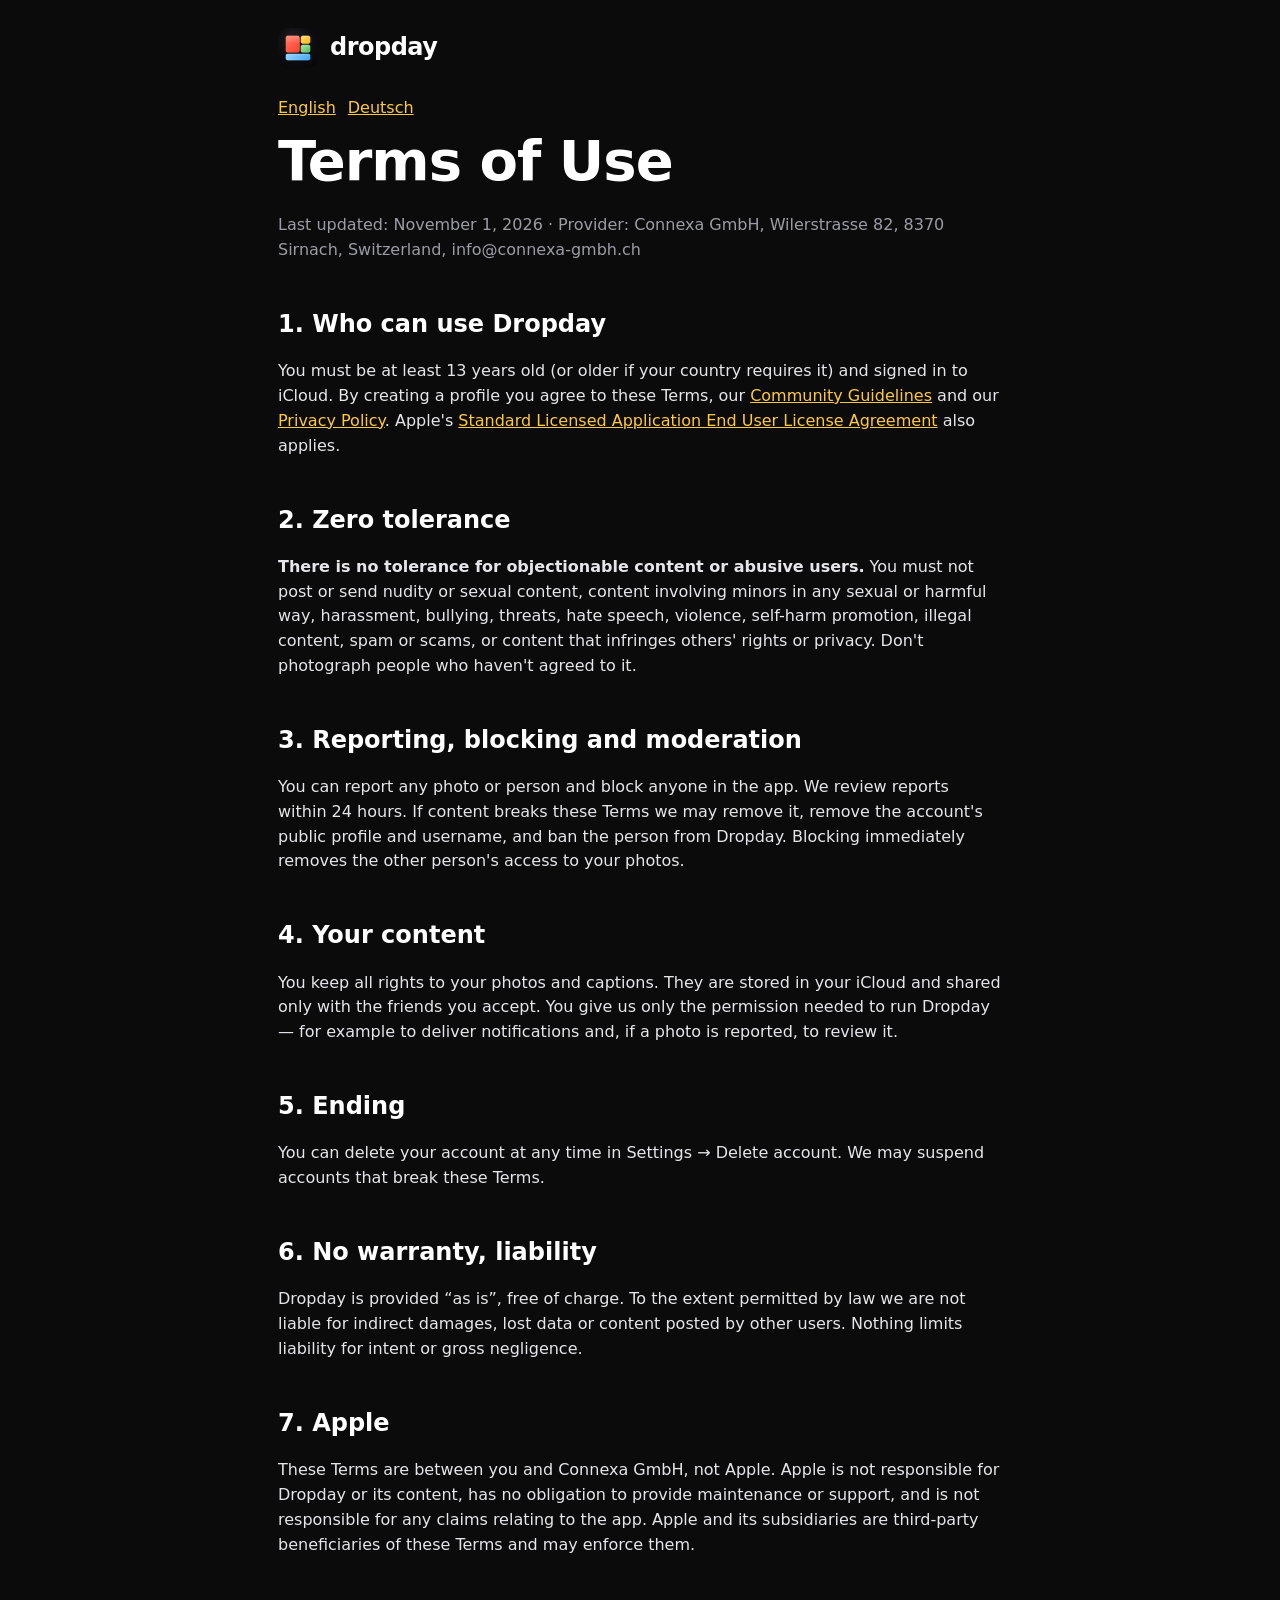
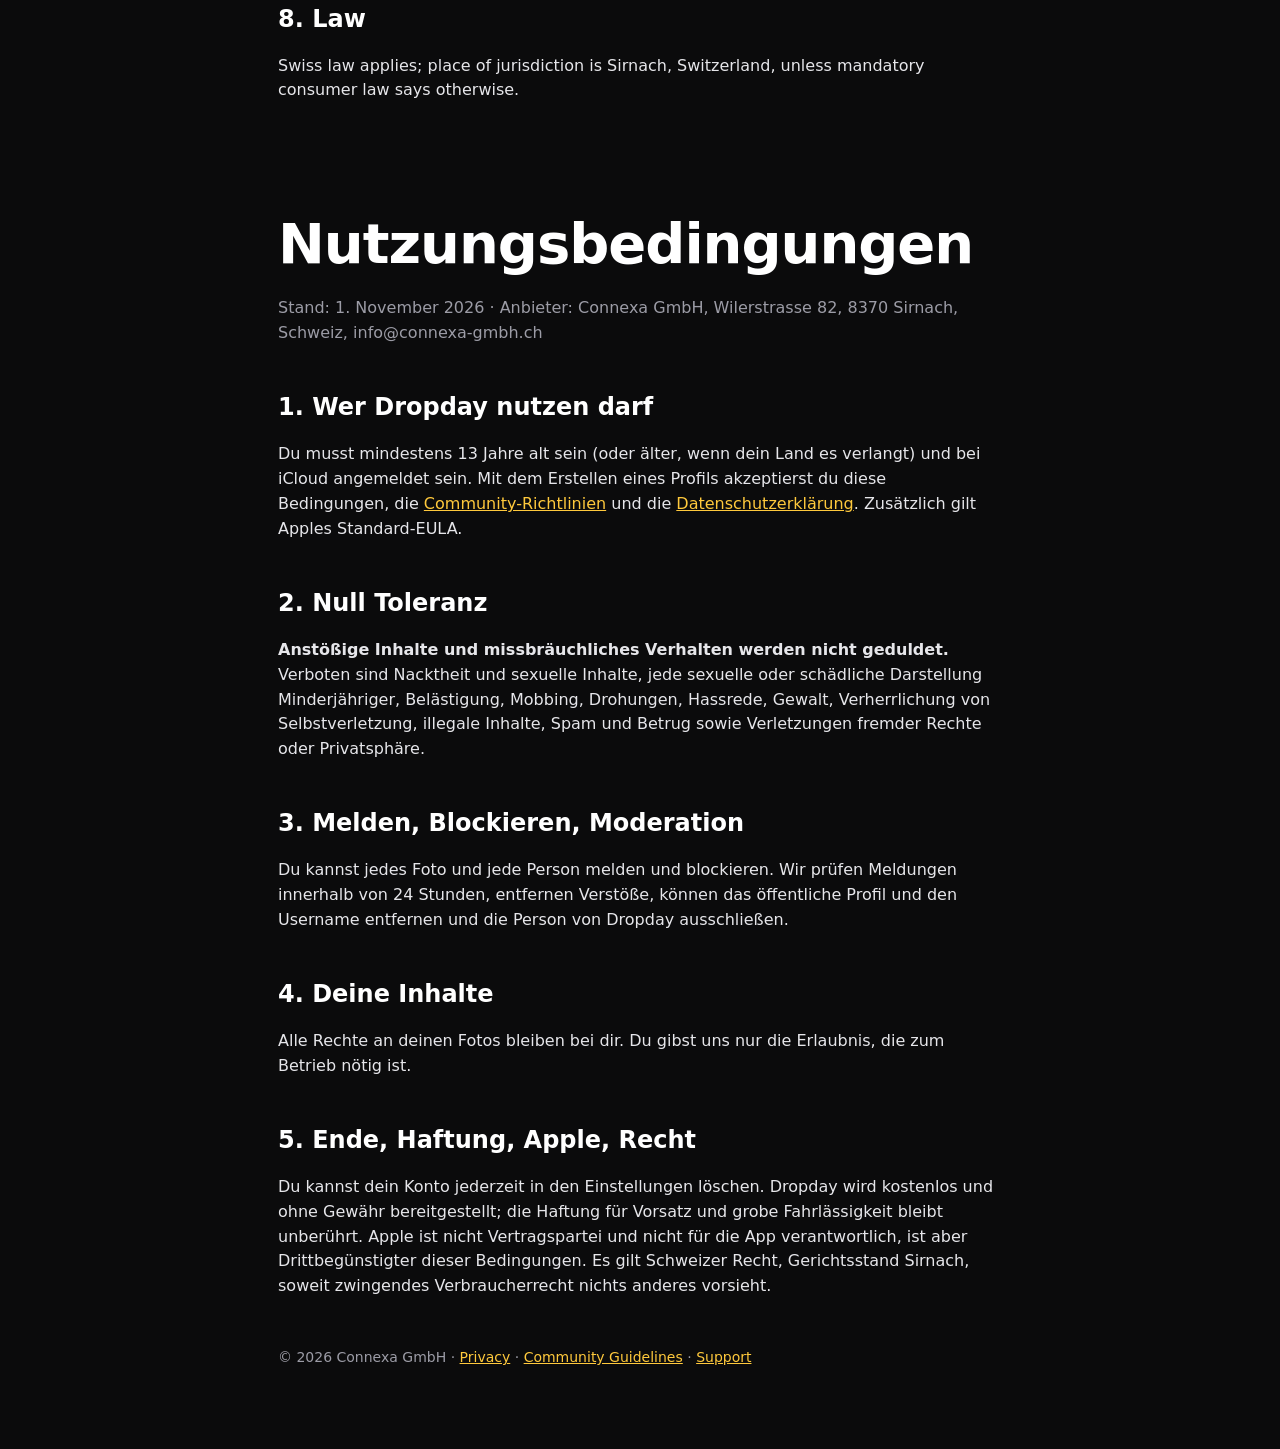
<file: terms.html>
<!doctype html><html lang="en"><head><meta charset="utf-8"><meta name="viewport" content="width=device-width,initial-scale=1">
<title>Dropday – Terms of Use</title><link rel="icon" href="icon-256.png"><link rel="stylesheet" href="style.css"></head><body><div class="wrap">
<header><img src="icon-256.png" alt=""><a href="./">dropday</a></header>
<nav class="lang"><a href="#en">English</a><a href="#de">Deutsch</a></nav>
<h1 id="en">Terms of Use</h1>
<p class="muted">Last updated: November 1, 2026 · Provider: Connexa GmbH, Wilerstrasse 82, 8370 Sirnach, Switzerland, info@connexa-gmbh.ch</p>
<h2>1. Who can use Dropday</h2>
<p>You must be at least 13 years old (or older if your country requires it) and signed in to iCloud. By creating a profile you agree to these Terms, our <a href="guidelines.html">Community Guidelines</a> and our <a href="privacy.html">Privacy Policy</a>. Apple's <a href="https://www.apple.com/legal/internet-services/itunes/dev/stdeula/">Standard Licensed Application End User License Agreement</a> also applies.</p>
<h2>2. Zero tolerance</h2>
<p><b>There is no tolerance for objectionable content or abusive users.</b> You must not post or send nudity or sexual content, content involving minors in any sexual or harmful way, harassment, bullying, threats, hate speech, violence, self-harm promotion, illegal content, spam or scams, or content that infringes others' rights or privacy. Don't photograph people who haven't agreed to it.</p>
<h2>3. Reporting, blocking and moderation</h2>
<p>You can report any photo or person and block anyone in the app. We review reports within 24 hours. If content breaks these Terms we may remove it, remove the account's public profile and username, and ban the person from Dropday. Blocking immediately removes the other person's access to your photos.</p>
<h2>4. Your content</h2>
<p>You keep all rights to your photos and captions. They are stored in your iCloud and shared only with the friends you accept. You give us only the permission needed to run Dropday — for example to deliver notifications and, if a photo is reported, to review it.</p>
<h2>5. Ending</h2>
<p>You can delete your account at any time in Settings → Delete account. We may suspend accounts that break these Terms.</p>
<h2>6. No warranty, liability</h2>
<p>Dropday is provided “as is”, free of charge. To the extent permitted by law we are not liable for indirect damages, lost data or content posted by other users. Nothing limits liability for intent or gross negligence.</p>
<h2>7. Apple</h2>
<p>These Terms are between you and Connexa GmbH, not Apple. Apple is not responsible for Dropday or its content, has no obligation to provide maintenance or support, and is not responsible for any claims relating to the app. Apple and its subsidiaries are third-party beneficiaries of these Terms and may enforce them.</p>
<h2>8. Law</h2>
<p>Swiss law applies; place of jurisdiction is Sirnach, Switzerland, unless mandatory consumer law says otherwise.</p>

<h1 id="de" style="margin-top:2em">Nutzungsbedingungen</h1>
<p class="muted">Stand: 1. November 2026 · Anbieter: Connexa GmbH, Wilerstrasse 82, 8370 Sirnach, Schweiz, info@connexa-gmbh.ch</p>
<h2>1. Wer Dropday nutzen darf</h2>
<p>Du musst mindestens 13 Jahre alt sein (oder älter, wenn dein Land es verlangt) und bei iCloud angemeldet sein. Mit dem Erstellen eines Profils akzeptierst du diese Bedingungen, die <a href="guidelines.html">Community-Richtlinien</a> und die <a href="privacy.html">Datenschutzerklärung</a>. Zusätzlich gilt Apples Standard-EULA.</p>
<h2>2. Null Toleranz</h2>
<p><b>Anstößige Inhalte und missbräuchliches Verhalten werden nicht geduldet.</b> Verboten sind Nacktheit und sexuelle Inhalte, jede sexuelle oder schädliche Darstellung Minderjähriger, Belästigung, Mobbing, Drohungen, Hassrede, Gewalt, Verherrlichung von Selbstverletzung, illegale Inhalte, Spam und Betrug sowie Verletzungen fremder Rechte oder Privatsphäre.</p>
<h2>3. Melden, Blockieren, Moderation</h2>
<p>Du kannst jedes Foto und jede Person melden und blockieren. Wir prüfen Meldungen innerhalb von 24 Stunden, entfernen Verstöße, können das öffentliche Profil und den Username entfernen und die Person von Dropday ausschließen.</p>
<h2>4. Deine Inhalte</h2>
<p>Alle Rechte an deinen Fotos bleiben bei dir. Du gibst uns nur die Erlaubnis, die zum Betrieb nötig ist.</p>
<h2>5. Ende, Haftung, Apple, Recht</h2>
<p>Du kannst dein Konto jederzeit in den Einstellungen löschen. Dropday wird kostenlos und ohne Gewähr bereitgestellt; die Haftung für Vorsatz und grobe Fahrlässigkeit bleibt unberührt. Apple ist nicht Vertragspartei und nicht für die App verantwortlich, ist aber Drittbegünstigter dieser Bedingungen. Es gilt Schweizer Recht, Gerichtsstand Sirnach, soweit zwingendes Verbraucherrecht nichts anderes vorsieht.</p>
<footer>© 2026 Connexa GmbH · <a href="privacy.html">Privacy</a> · <a href="guidelines.html">Community Guidelines</a> · <a href="support.html">Support</a></footer>
</div></body></html>
</file>
<file: style.css>
:root{--ink:#0B0B0C;--surface:#1C1C1F;--line:rgba(255,255,255,.08);--text:#fff;--muted:#9C9CA6;--tomato:#FF5A4E;--egg:#FFC93C;--matcha:#7ED17E;--sky:#6EC3FF}
*{box-sizing:border-box}
body{margin:0;background:var(--ink);color:var(--text);font-family:ui-rounded,"SF Pro Rounded",system-ui,-apple-system,"Segoe UI",Roboto,sans-serif;line-height:1.55;-webkit-font-smoothing:antialiased}
a{color:var(--egg)}
.wrap{max-width:760px;margin:0 auto;padding:28px 18px 80px}
header{display:flex;align-items:center;gap:12px;margin-bottom:28px}
header img{width:40px;height:40px;border-radius:10px}
header a{color:var(--text);text-decoration:none;font-weight:900;font-size:24px;letter-spacing:-.5px}
h1{font-size:clamp(34px,7vw,56px);line-height:1.05;margin:.2em 0 .4em;font-weight:900;letter-spacing:-1px}
h2{font-size:24px;margin:1.8em 0 .4em;font-weight:800}
h3{font-size:18px;margin:1.4em 0 .3em}
p,li{color:#E6E6EA}
.muted{color:var(--muted)}
.card{background:var(--surface);border:1px solid var(--line);border-radius:24px;padding:22px;margin:16px 0}
.btn{display:inline-block;background:#fff;color:#000;text-decoration:none;font-weight:800;padding:14px 22px;border-radius:999px;margin:6px 8px 6px 0}
.btn.egg{background:var(--egg)}
.grid{display:grid;grid-template-columns:repeat(auto-fit,minmax(200px,1fr));gap:12px}
.dot{display:inline-block;width:12px;height:12px;border-radius:4px;margin-right:6px}
footer{margin-top:48px;color:var(--muted);font-size:14px}
nav.lang a{margin-right:12px}
</file>
